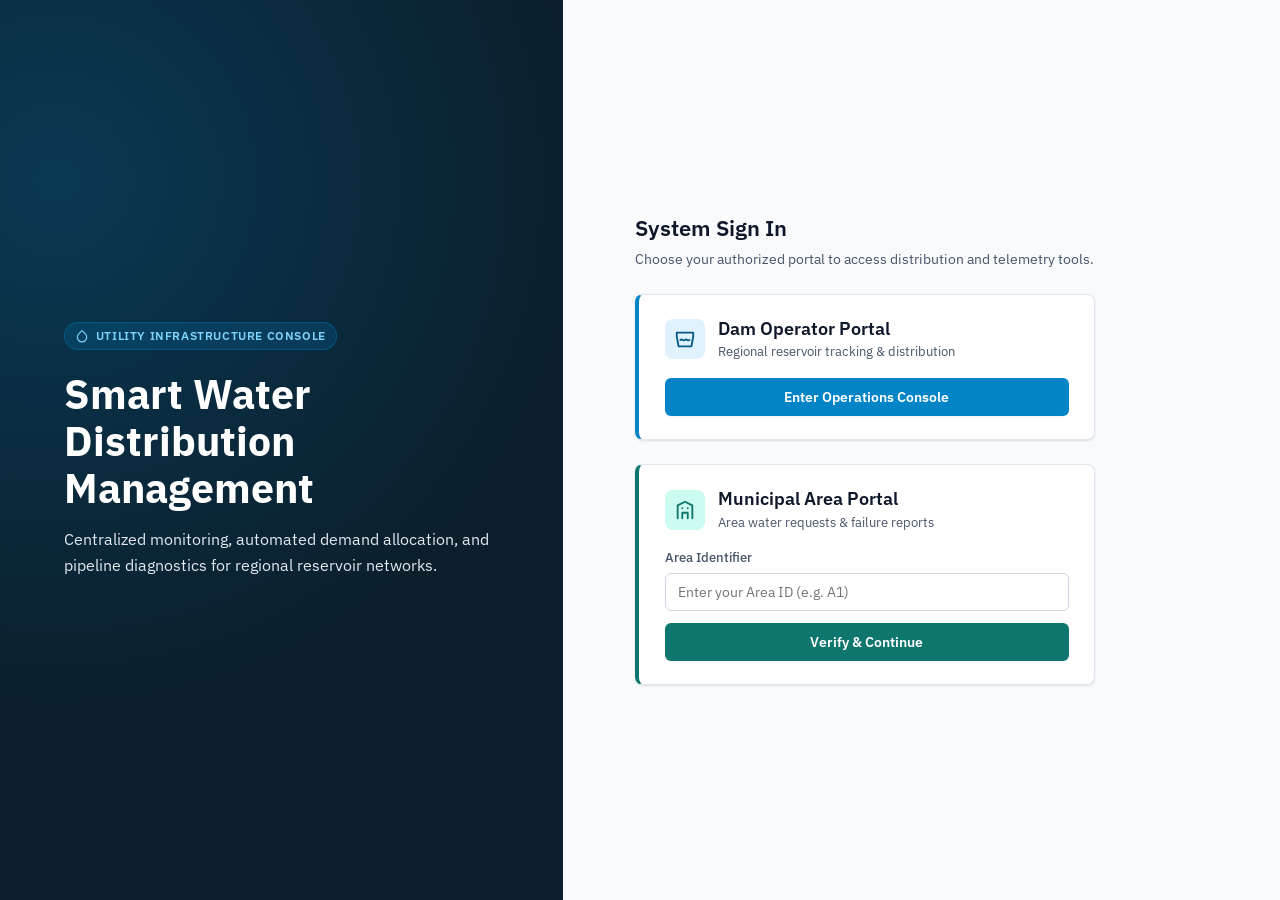
<file: web/index.html>
<!DOCTYPE html>
<html lang="en">
<head>
  <meta charset="utf-8">
  <meta name="viewport" content="width=device-width, initial-scale=1">
  <title>Smart Water Distribution Management</title>
  <meta name="description" content="Centralized monitoring, automated allocation, and municipal dispatch control for regional water infrastructure.">
  <link rel="preconnect" href="https://fonts.googleapis.com">
  <link rel="preconnect" href="https://fonts.gstatic.com" crossorigin>
  <link href="https://fonts.googleapis.com/css2?family=IBM+Plex+Sans:wght@400;500;600;700&display=swap" rel="stylesheet">
  <link rel="stylesheet" href="css/style.css">
</head>
<body>
  <div class="login-layout">
    <!-- Brand / Hero Landmark -->
    <header class="login-hero">
      <div class="login-hero-content">
        <span class="badge-system">
          <svg width="14" height="14" viewBox="0 0 24 24" fill="none" stroke="currentColor" stroke-width="2" stroke-linecap="round" stroke-linejoin="round" aria-hidden="true">
            <path d="M12 2.69l5.66 5.66a8 8 0 1 1-11.31 0z"/>
          </svg>
          Utility Infrastructure Console
        </span>
        <h1>Smart Water Distribution Management</h1>
        <p>Centralized monitoring, automated demand allocation, and pipeline diagnostics for regional reservoir networks.</p>
      </div>
    </header>

    <!-- Main Portal Access Landmark -->
    <main class="login-access">
      <div class="login-access-header">
        <h2>System Sign In</h2>
        <p>Choose your authorized portal to access distribution and telemetry tools.</p>
      </div>

      <!-- Dam Operator Portal -->
      <section class="portal-card" aria-labelledby="dam-title">
        <div class="card-head">
          <div class="card-icon" aria-hidden="true">
            <svg width="22" height="22" viewBox="0 0 24 24" fill="none" stroke="currentColor" stroke-width="2" stroke-linecap="round" stroke-linejoin="round">
              <path d="M3 5h18v4l-2 11H5L3 9z"/>
              <path d="M7 13c2-2 3 2 5 0s3 2 5 0"/>
            </svg>
          </div>
          <div>
            <h3 id="dam-title">Dam Operator Portal</h3>
            <p>Regional reservoir tracking & distribution</p>
          </div>
        </div>
        <a class="btn" href="dam.html" id="dam-signin-btn">Enter Operations Console</a>
      </section>

      <!-- Municipal Area Portal -->
      <section class="portal-card municipal-card" aria-labelledby="muni-title">
        <div class="card-head">
          <div class="card-icon" aria-hidden="true">
            <svg width="22" height="22" viewBox="0 0 24 24" fill="none" stroke="currentColor" stroke-width="2" stroke-linecap="round" stroke-linejoin="round">
              <path d="M4 21V7l8-4 8 4v14"/>
              <path d="M9 21v-6h6v6M9 10h.01M15 10h.01"/>
            </svg>
          </div>
          <div>
            <h3 id="muni-title">Municipal Area Portal</h3>
            <p>Area water requests & failure reports</p>
          </div>
        </div>
        <form id="mf">
          <label for="areaId">
            <span>Area Identifier</span>
            <input type="text" id="areaId" name="areaId" placeholder="Enter your Area ID (e.g. A1)" autocomplete="off" required>
          </label>
          <button class="btn" type="submit" id="muni-submit-btn">Verify & Continue</button>
        </form>
      </section>
    </main>
  </div>

  <div id="toast" role="status" aria-live="polite"></div>

  <script src="js/api.js"></script>
  <script>
    $('#mf').onsubmit = async e => {
      e.preventDefault();
      const id = $('#areaId').value.trim();
      if (!id) return toast('Please enter your Area ID.', true);
      // Check that the area exists, then open its portal
      const area = await run(() => api('/areas/' + encodeURIComponent(id)), null, $('#muni-submit-btn'));
      if (!area) return;
      sessionStorage.setItem('areaId', area.areaId);
      location.href = 'municipal.html';
    };
  </script>
</body>
</html>
</file>
<file: web/css/style.css>
/* ==========================================================================
   Smart Water Distribution Management - Unified Stylesheet
   Coherent, accessible, professional utility dashboard design system
   ========================================================================== */

:root {
  /* --- Typography --- */
  --font-sans: 'IBM Plex Sans', -apple-system, BlinkMacSystemFont, 'Segoe UI', Roboto, Helvetica, Arial, sans-serif;
  --font-mono: 'IBM Plex Mono', ui-monospace, SFMono-Regular, Menlo, Monaco, Consolas, monospace;

  /* --- Neutrals & Surfaces --- */
  --bg-canvas: #f8fafc;
  --bg-surface: #ffffff;
  --bg-subtle: #f1f5f9;
  --bg-muted: #e2e8f0;
  
  /* --- Sidebar / Navy Utility Theme --- */
  --bg-sidebar: #0b1f2c;
  --bg-sidebar-hover: #143246;
  --bg-sidebar-active: #1d435d;
  --text-sidebar: #e2e8f0;
  --text-sidebar-muted: #8ba2b2;
  --text-sidebar-bright: #ffffff;

  /* --- Borders & Dividers --- */
  --border-subtle: #e2e8f0;
  --border-strong: #cbd5e1;
  --border-focus: #0284c7;

  /* --- Text Colors (WCAG AA Compliant contrast on surfaces) --- */
  --text-main: #0f172a;       /* slate-900 */
  --text-muted: #475569;      /* slate-600 */
  --text-subtle: #64748b;     /* slate-500 */
  --text-inverse: #ffffff;

  /* --- Brand / Hydro Colors --- */
  --color-water: #0284c7;        /* sky-600 */
  --color-water-hover: #0369a1;  /* sky-700 */
  --color-water-subtle: #e0f2fe; /* sky-100 */
  --color-water-dark: #075985;   /* sky-800 */
  --color-water-tint: #f0f9ff;

  /* --- Status Colors (High contrast text on background) --- */
  /* WORKING, ALLOCATED, COMPLETED, NORMAL */
  --status-ok-bg: #dcfce7;
  --status-ok-text: #14532d;
  --status-ok-border: #86efac;
  --status-ok-line: #16a34a;

  /* PENDING, HIGH, OPEN, PARTIALLY_ALLOCATED */
  --status-warn-bg: #fef3c7;
  --status-warn-text: #78350f;
  --status-warn-border: #fcd34d;
  --status-warn-line: #d97706;

  /* FAILED, CRITICAL, REJECTED */
  --status-bad-bg: #fee2e2;
  --status-bad-text: #7f1d1d;
  --status-bad-border: #fca5a5;
  --status-bad-line: #dc2626;

  /* --- Elevation & Shadows --- */
  --shadow-xs: 0 1px 2px rgba(15, 23, 42, 0.05);
  --shadow-sm: 0 1px 3px rgba(15, 23, 42, 0.08), 0 1px 2px rgba(15, 23, 42, 0.04);
  --shadow-md: 0 4px 6px -1px rgba(15, 23, 42, 0.08), 0 2px 4px -2px rgba(15, 23, 42, 0.04);
  --shadow-lg: 0 10px 15px -3px rgba(15, 23, 42, 0.08), 0 4px 6px -4px rgba(15, 23, 42, 0.04);
  --shadow-modal: 0 20px 25px -5px rgba(15, 23, 42, 0.25), 0 8px 10px -6px rgba(15, 23, 42, 0.15);

  /* --- Radii --- */
  --radius-xs: 3px;
  --radius-sm: 6px;
  --radius-md: 8px;
  --radius-lg: 12px;
  --radius-full: 9999px;

  /* --- Transitions --- */
  --transition-fast: 150ms cubic-bezier(0.4, 0, 0.2, 1);
  --transition-normal: 200ms cubic-bezier(0.4, 0, 0.2, 1);
}

/* Base Reset & Typography */
*, *::before, *::after {
  box-sizing: border-box;
}

html, body {
  min-height: 100%;
}

body {
  margin: 0;
  font-family: var(--font-sans);
  font-size: 0.9375rem;
  line-height: 1.5;
  background-color: var(--bg-canvas);
  color: var(--text-main);
  -webkit-font-smoothing: antialiased;
}

h1, h2, h3, h4, h5, h6 {
  color: var(--text-main);
  margin: 0;
  font-weight: 600;
  line-height: 1.25;
}

h1 {
  font-size: 1.5rem;
  margin-bottom: 0.5rem;
}

h1.big {
  font-size: 1.75rem;
  margin-bottom: 0.5rem;
}

h2 {
  font-size: 1.05rem;
  margin-bottom: 0.85rem;
}

p {
  margin: 0 0 0.75rem;
}

.muted {
  color: var(--text-muted);
}

.subtle {
  color: var(--text-subtle);
  font-size: 0.85rem;
}

/* Focus Visibility (Accessibility) */
:focus-visible {
  outline: 2px solid var(--border-focus);
  outline-offset: 2px;
}

/* ==========================================================================
   Application Shell & Navigation (dam.html & municipal.html)
   ========================================================================== */

.app {
  display: grid;
  grid-template-columns: 240px 1fr;
  min-height: 100vh;
}

/* Mobile Top Bar (Hidden on desktop) */
.mobile-header {
  display: none;
  background: var(--bg-sidebar);
  color: var(--text-sidebar);
  padding: 0.75rem 1rem;
  align-items: center;
  justify-content: space-between;
  border-bottom: 1px solid rgba(255, 255, 255, 0.08);
  position: sticky;
  top: 0;
  z-index: 50;
}

.mobile-brand {
  font-weight: 600;
  font-size: 1rem;
  color: var(--text-sidebar-bright);
  display: flex;
  align-items: center;
  gap: 0.5rem;
}

.menu-toggle {
  background: none;
  border: 1px solid rgba(255, 255, 255, 0.15);
  border-radius: var(--radius-sm);
  color: var(--text-sidebar);
  padding: 0.4rem 0.6rem;
  font-size: 0.85rem;
  cursor: pointer;
  display: flex;
  align-items: center;
  gap: 0.4rem;
}

.menu-toggle:hover {
  background: var(--bg-sidebar-hover);
  color: var(--text-sidebar-bright);
}

/* Desktop Sidebar */
aside.sidebar {
  background: var(--bg-sidebar);
  color: var(--text-sidebar);
  display: flex;
  flex-direction: column;
  position: sticky;
  top: 0;
  height: 100vh;
  overflow-y: auto;
  border-right: 1px solid rgba(0, 0, 0, 0.1);
  z-index: 40;
}

aside.sidebar .brand {
  padding: 1.35rem 1.25rem 1rem;
  border-bottom: 1px solid rgba(255, 255, 255, 0.07);
}

aside.sidebar .brand h2 {
  font-size: 1.05rem;
  color: var(--text-sidebar-bright);
  display: flex;
  align-items: center;
  gap: 0.5rem;
  margin: 0;
}

aside.sidebar .brand .tagline {
  font-size: 0.75rem;
  color: var(--text-sidebar-muted);
  margin-top: 0.2rem;
  display: block;
}

aside.sidebar nav {
  flex: 1;
  padding: 0.75rem 0.6rem;
}

aside.sidebar .grp {
  font-size: 0.7rem;
  font-weight: 600;
  text-transform: uppercase;
  letter-spacing: 0.06em;
  color: var(--text-sidebar-muted);
  padding: 0.85rem 0.75rem 0.35rem;
}

aside.sidebar button,
aside.sidebar a.nav-item {
  display: flex;
  align-items: center;
  gap: 0.6rem;
  width: 100%;
  text-align: left;
  background: none;
  border: 0;
  border-left: 3px solid transparent;
  border-radius: 0 var(--radius-sm) var(--radius-sm) 0;
  color: var(--text-sidebar);
  padding: 0.55rem 0.75rem;
  font-family: inherit;
  font-size: 0.875rem;
  font-weight: 500;
  cursor: pointer;
  text-decoration: none;
  transition: background-color var(--transition-fast), color var(--transition-fast);
}

aside.sidebar button:hover,
aside.sidebar a.nav-item:hover {
  background: var(--bg-sidebar-hover);
  color: var(--text-sidebar-bright);
}

aside.sidebar button.on {
  border-left-color: var(--color-water);
  background: var(--bg-sidebar-active);
  color: var(--text-sidebar-bright);
  font-weight: 600;
}

aside.sidebar .sidebar-footer {
  padding: 0.85rem 1rem;
  border-top: 1px solid rgba(255, 255, 255, 0.07);
}

aside.sidebar a.out {
  display: inline-flex;
  align-items: center;
  justify-content: center;
  gap: 0.4rem;
  width: 100%;
  padding: 0.5rem 0.75rem;
  font-size: 0.8125rem;
  font-weight: 500;
  color: var(--text-sidebar);
  background: rgba(255, 255, 255, 0.05);
  border: 1px solid rgba(255, 255, 255, 0.1);
  border-radius: var(--radius-sm);
  text-decoration: none;
  transition: background-color var(--transition-fast);
}

aside.sidebar a.out:hover {
  background: rgba(255, 255, 255, 0.1);
  color: var(--text-sidebar-bright);
}

/* Municipal Top Bar Layout */
.municipal-app {
  min-height: 100vh;
  display: flex;
  flex-direction: column;
}

.top-nav {
  background: var(--bg-sidebar);
  color: var(--text-sidebar);
  padding: 0.85rem 1.75rem;
  display: flex;
  align-items: center;
  justify-content: space-between;
  box-shadow: var(--shadow-sm);
  flex-wrap: wrap;
  gap: 1rem;
}

.top-nav .brand-lockup {
  display: flex;
  align-items: center;
  gap: 0.75rem;
}

.top-nav .brand-title {
  font-size: 1.15rem;
  font-weight: 600;
  color: var(--text-sidebar-bright);
}

.top-nav .area-pill {
  background: var(--color-water-dark);
  color: #e0f2fe;
  font-size: 0.8rem;
  font-weight: 600;
  padding: 0.2rem 0.65rem;
  border-radius: var(--radius-full);
  border: 1px solid rgba(255, 255, 255, 0.15);
}

.top-nav .nav-actions {
  display: flex;
  align-items: center;
  gap: 0.75rem;
}

.top-nav a.out {
  font-size: 0.8125rem;
  font-weight: 500;
  color: var(--text-sidebar);
  background: rgba(255, 255, 255, 0.08);
  border: 1px solid rgba(255, 255, 255, 0.15);
  border-radius: var(--radius-sm);
  padding: 0.45rem 0.85rem;
  text-decoration: none;
  transition: background-color var(--transition-fast);
}

.top-nav a.out:hover {
  background: rgba(255, 255, 255, 0.16);
  color: var(--text-sidebar-bright);
}

/* Main Content Area */
main {
  padding: 1.75rem 2rem 3rem;
  min-width: 0;
  background-color: var(--bg-canvas);
}

.page-header {
  margin-bottom: 1.5rem;
}

.page-header h1 {
  margin: 0 0 0.25rem;
}

.page-header p {
  color: var(--text-muted);
  margin: 0;
  font-size: 0.9rem;
}

/* ==========================================================================
   Panels, Cards & Stat Grid
   ========================================================================== */

.panel {
  background: var(--bg-surface);
  border: 1px solid var(--border-subtle);
  border-radius: var(--radius-md);
  padding: 1.25rem 1.4rem;
  margin-bottom: 1.25rem;
  box-shadow: var(--shadow-sm);
}

.panel:last-child {
  margin-bottom: 0;
}

.panel h2 {
  font-size: 1.05rem;
  font-weight: 600;
  color: var(--text-main);
  margin-bottom: 0.9rem;
}

/* Stat Cards */
.cards {
  display: grid;
  grid-template-columns: repeat(auto-fit, minmax(170px, 1fr));
  gap: 0.9rem;
  margin-bottom: 1.25rem;
}

.stat {
  background: var(--bg-surface);
  border: 1px solid var(--border-subtle);
  border-left: 4px solid var(--color-water);
  border-radius: var(--radius-sm);
  padding: 0.85rem 1.1rem;
  box-shadow: var(--shadow-xs);
}

.stat span {
  display: block;
  font-size: 0.75rem;
  font-weight: 600;
  text-transform: uppercase;
  letter-spacing: 0.04em;
  color: var(--text-muted);
  margin-bottom: 0.2rem;
}

.stat b {
  display: block;
  font-size: 1.45rem;
  font-weight: 600;
  color: var(--text-main);
  line-height: 1.2;
}

.stat.bad {
  border-left-color: var(--status-bad-line);
}

.stat.bad b {
  color: var(--status-bad-text);
}

.stat.warn {
  border-left-color: var(--status-warn-line);
}

.stat.warn b {
  color: var(--status-warn-text);
}

.stat.ok {
  border-left-color: var(--status-ok-line);
}

.stat.ok b {
  color: var(--status-ok-text);
}

/* Dashboard Action Banner */
.action-banner {
  background: var(--bg-surface);
  border: 1px solid var(--border-subtle);
  border-left: 4px solid var(--color-water);
  border-radius: var(--radius-md);
  padding: 1.1rem 1.35rem;
  margin-bottom: 1.25rem;
  display: flex;
  align-items: center;
  justify-content: space-between;
  flex-wrap: wrap;
  gap: 1rem;
  box-shadow: var(--shadow-sm);
}

.action-banner-text h2 {
  margin: 0 0 0.2rem;
  font-size: 1.1rem;
}

.action-banner-text p {
  margin: 0;
  color: var(--text-muted);
  font-size: 0.875rem;
}

/* Grid Layouts for Overview */
.row {
  display: grid;
  gap: 1.25rem;
  margin-bottom: 1.25rem;
}

.row > * {
  min-width: 0;
}

.row .panel {
  margin: 0;
}

.r1 {
  grid-template-columns: 1.4fr 1fr 1fr;
}

.r2 {
  grid-template-columns: 1.3fr 1fr 1fr;
}

/* System Alerts */
.alerts-container {
  margin-bottom: 1.25rem;
  display: flex;
  flex-direction: column;
  gap: 0.5rem;
}

.alert {
  padding: 0.75rem 1rem;
  border-radius: var(--radius-sm);
  border-left: 4px solid var(--status-warn-line);
  background: var(--status-warn-bg);
  color: var(--status-warn-text);
  font-size: 0.875rem;
  font-weight: 500;
  display: flex;
  align-items: center;
  gap: 0.6rem;
}

.alert.bad {
  border-left-color: var(--status-bad-line);
  background: var(--status-bad-bg);
  color: var(--status-bad-text);
}

.alert.ok {
  border-left-color: var(--status-ok-line);
  background: var(--status-ok-bg);
  color: var(--status-ok-text);
}

/* Gauge / Progress Bars (Source levels) */
.gb {
  display: flex;
  align-items: center;
  gap: 0.85rem;
  margin-bottom: 0.85rem;
  font-size: 0.875rem;
}

.gb:last-child {
  margin-bottom: 0;
}

.gb .n {
  width: 6.5rem;
  line-height: 1.2;
  font-weight: 500;
  color: var(--text-main);
}

.gb .n small {
  display: block;
  font-size: 0.75rem;
  font-weight: normal;
  color: var(--text-muted);
}

.gb .bar {
  flex: 1;
  height: 12px;
  border-radius: var(--radius-full);
  background: var(--bg-muted);
  overflow: hidden;
}

.gb .bar i {
  display: block;
  height: 100%;
  border-radius: var(--radius-full);
  background: var(--color-water);
  transition: width 0.3s ease;
}

.gb .bar i.ok {
  background: var(--status-ok-line);
}

.gb .bar i.low {
  background: var(--status-bad-line);
}

.gb .bar i.warn {
  background: var(--status-warn-line);
}

.gb em {
  font-style: normal;
  font-weight: 600;
  width: 2.8rem;
  text-align: right;
  color: var(--text-muted);
  font-size: 0.8125rem;
}

/* Mini network list & blob container */
.mc {
  display: grid;
  grid-template-columns: 140px 1fr;
  gap: 0.85rem;
  align-items: center;
}

.al {
  max-height: 250px;
  overflow-y: auto;
  padding-right: 0.35rem;
}

.al div {
  border-left: 3px solid var(--border-subtle);
  padding: 0.25rem 0.5rem;
  margin-bottom: 0.45rem;
  font-size: 0.8125rem;
  color: var(--text-muted);
  line-height: 1.25;
}

.al div.bad {
  border-left-color: var(--status-bad-line);
  color: var(--status-bad-text);
  font-weight: 600;
  background: var(--status-bad-bg);
  border-radius: 0 var(--radius-xs) var(--radius-xs) 0;
}

.al div small {
  display: block;
  font-size: 0.72rem;
  font-weight: normal;
  color: inherit;
  opacity: 0.85;
}

/* Network Overview Container */
.net-card {
  background: var(--bg-subtle);
  border: 1px solid var(--border-subtle);
  border-radius: var(--radius-md);
  padding: 0.65rem;
}

.net-card.big {
  padding: 1rem;
}

/* Map legend & labels */
.lg {
  display: flex;
  flex-wrap: wrap;
  gap: 0.5rem 1.2rem;
  font-size: 0.75rem;
  color: var(--text-muted);
  margin-top: 0.75rem;
}

.lg span {
  display: inline-flex;
  align-items: center;
  gap: 0.35rem;
}

.dot {
  display: inline-block;
  width: 10px;
  height: 10px;
  border-radius: var(--radius-full);
}

.dot.square {
  border-radius: 2px;
}

/* Request Queue List */
.q {
  display: flex;
  justify-content: space-between;
  align-items: center;
  padding: 0.5rem 0;
  border-bottom: 1px solid var(--border-subtle);
  font-size: 0.875rem;
  gap: 0.5rem;
}

.q:last-child {
  border-bottom: 0;
}

.q span.req-info {
  overflow: hidden;
  text-overflow: ellipsis;
  white-space: nowrap;
}

/* Mini stat indicators in panels */
.info {
  background: var(--bg-subtle);
  border: 1px solid var(--border-subtle);
  border-radius: var(--radius-sm);
  padding: 0.6rem 0.85rem;
  font-size: 0.8125rem;
  color: var(--text-muted);
  display: grid;
  grid-template-columns: 1fr 1fr;
  gap: 0.35rem 0.75rem;
  margin-bottom: 0.75rem;
}

.info b {
  color: var(--text-main);
  font-weight: 600;
}

/* Ring / Donut charts */
.ring {
  width: 150px;
  height: 150px;
  border-radius: 50%;
  display: grid;
  place-items: center;
  margin: 0.5rem auto 1rem;
  box-shadow: var(--shadow-sm);
}

.ring i {
  width: 96px;
  height: 96px;
  border-radius: 50%;
  background: var(--bg-surface);
  display: grid;
  place-items: center;
  font-style: normal;
  font-size: 1.35rem;
  font-weight: 700;
  color: var(--text-main);
  box-shadow: inset 0 2px 4px rgba(0, 0, 0, 0.05);
}

.lgd {
  display: grid;
  grid-template-columns: 1fr 1fr;
  gap: 0.4rem 0.75rem;
  font-size: 0.8125rem;
  color: var(--text-muted);
}

.lgd span {
  display: flex;
  align-items: center;
  gap: 0.4rem;
}

/* Flow / Network Health Arcs */
.flow {
  display: flex;
  align-items: center;
  gap: 1.25rem;
  flex-wrap: wrap;
  justify-content: center;
}

.flow svg {
  max-width: 160px;
  height: auto;
}

.flow ul {
  list-style: none;
  margin: 0;
  padding: 0;
  font-size: 0.8125rem;
  color: var(--text-muted);
}

.flow li {
  margin: 0.45rem 0;
  display: flex;
  align-items: center;
  gap: 0.45rem;
}

.flow b {
  color: var(--text-main);
  font-weight: 600;
  margin-left: auto;
}

/* Logs */
ul.log {
  margin: 0;
  padding-left: 1.25rem;
  font-size: 0.875rem;
  color: var(--text-muted);
}

ul.log li {
  margin-bottom: 0.45rem;
  line-height: 1.4;
}

/* ==========================================================================
   Tables & Data Containers
   ========================================================================== */

.wrap {
  overflow-x: auto;
  max-width: 100%;
  -webkit-overflow-scrolling: touch;
  border: 1px solid var(--border-subtle);
  border-radius: var(--radius-sm);
  background: var(--bg-surface);
}

table {
  border-collapse: collapse;
  width: 100%;
  font-size: 0.875rem;
  text-align: left;
}

th, td {
  padding: 0.65rem 0.85rem;
  border-bottom: 1px solid var(--border-subtle);
  white-space: nowrap;
}

/* Wide tables (maintenance, reports) may wrap their text instead of scrolling sideways */
.wrap.wrap-text th,
.wrap.wrap-text td {
  white-space: normal;
}

th {
  font-size: 0.75rem;
  font-weight: 600;
  text-transform: uppercase;
  letter-spacing: 0.05em;
  color: var(--text-muted);
  background: var(--bg-subtle);
  position: sticky;
  top: 0;
}

tbody tr:last-child td {
  border-bottom: 0;
}

tbody tr:hover {
  background-color: #f8fafc;
}

/* Status Badges */
.badge {
  display: inline-flex;
  align-items: center;
  padding: 0.15rem 0.55rem;
  border-radius: var(--radius-xs);
  font-size: 0.75rem;
  font-weight: 600;
  letter-spacing: 0.02em;
  border: 1px solid transparent;
  background: var(--bg-muted);
  color: var(--text-muted);
}

/* Green (Working / Normal) */
.badge.WORKING,
.badge.ALLOCATED,
.badge.COMPLETED,
.badge.NORMAL {
  background: var(--status-ok-bg);
  color: var(--status-ok-text);
  border-color: var(--status-ok-border);
}

/* Amber (Pending / Warning) */
.badge.PENDING,
.badge.HIGH,
.badge.OPEN,
.badge.IN_PROGRESS,
.badge.PARTIALLY_ALLOCATED {
  background: var(--status-warn-bg);
  color: var(--status-warn-text);
  border-color: var(--status-warn-border);
}

/* Red (Failed / Critical) */
.badge.FAILED,
.badge.CRITICAL,
.badge.REJECTED {
  background: var(--status-bad-bg);
  color: var(--status-bad-text);
  border-color: var(--status-bad-border);
}

/* ==========================================================================
   Forms, Controls & Buttons
   ========================================================================== */

form.f {
  display: flex;
  flex-wrap: wrap;
  gap: 0.85rem;
  align-items: flex-end;
}

label {
  display: flex;
  flex-direction: column;
  font-size: 0.8125rem;
  font-weight: 500;
  color: var(--text-muted);
  gap: 0.35rem;
}

label.chk {
  flex-direction: row;
  align-items: center;
  gap: 0.5rem;
  color: var(--text-main);
  padding-bottom: 0.6rem;
  cursor: pointer;
  user-select: none;
}

input, select {
  font-family: inherit;
  font-size: 0.875rem;
  color: var(--text-main);
  padding: 0.5rem 0.75rem;
  border: 1px solid var(--border-strong);
  border-radius: var(--radius-sm);
  background: var(--bg-surface);
  min-width: 140px;
  height: 38px;
  transition: border-color var(--transition-fast), box-shadow var(--transition-fast);
}

input:focus, select:focus {
  border-color: var(--border-focus);
  outline: none;
  box-shadow: 0 0 0 3px rgba(2, 132, 199, 0.15);
}

input[type="checkbox"] {
  min-width: 0;
  width: 1.1rem;
  height: 1.1rem;
  accent-color: var(--color-water);
  cursor: pointer;
}

/* Primary Action Buttons */
button.b, .btn {
  font-family: inherit;
  font-size: 0.875rem;
  font-weight: 600;
  background: var(--color-water);
  color: var(--text-inverse);
  border: 0;
  border-radius: var(--radius-sm);
  padding: 0.55rem 1.15rem;
  min-height: 38px;
  display: inline-flex;
  align-items: center;
  justify-content: center;
  gap: 0.45rem;
  cursor: pointer;
  text-decoration: none;
  box-shadow: var(--shadow-xs);
  transition: background-color var(--transition-fast), transform var(--transition-fast);
}

button.b:hover, .btn:hover {
  background: var(--color-water-hover);
}

button.b:active, .btn:active {
  transform: translateY(1px);
}

button.b.alt {
  background: var(--bg-surface);
  color: var(--text-main);
  border: 1px solid var(--border-strong);
  box-shadow: none;
}

button.b.alt:hover {
  background: var(--bg-subtle);
}

button.b.big {
  padding: 0.75rem 1.6rem;
  font-size: 0.95rem;
  background: var(--color-water-dark);
}

button.b.big:hover {
  background: #034b73;
}

/* Compact Table Row Buttons */
button.sm {
  font-family: inherit;
  font-size: 0.8125rem;
  font-weight: 500;
  padding: 0.25rem 0.65rem;
  margin-right: 0.35rem;
  border: 1px solid var(--border-strong);
  background: var(--bg-surface);
  color: var(--text-main);
  border-radius: var(--radius-xs);
  cursor: pointer;
  transition: all var(--transition-fast);
}

button.sm:hover {
  background: var(--bg-subtle);
  border-color: var(--color-water);
  color: var(--color-water);
}

button.sm[data-a="fail"]:hover {
  border-color: var(--status-bad-line);
  color: var(--status-bad-line);
}

button.sm[data-a="remove"]:hover {
  border-color: var(--status-bad-line);
  background: var(--status-bad-bg);
  color: var(--status-bad-text);
}

/* Button Loading & Disabled State */
button[disabled], .btn[disabled] {
  opacity: 0.65;
  cursor: not-allowed;
  pointer-events: none;
}

button.is-busy {
  position: relative;
  color: transparent !important;
}

button.is-busy::after {
  content: "";
  position: absolute;
  width: 16px;
  height: 16px;
  border: 2px solid rgba(255, 255, 255, 0.4);
  border-top-color: #ffffff;
  border-radius: 50%;
  animation: spin 0.6s linear infinite;
}

button.alt.is-busy::after {
  border-color: rgba(15, 23, 42, 0.2);
  border-top-color: var(--text-main);
}

@keyframes spin {
  to { transform: rotate(360deg); }
}

/* Empty State */
.empty-state {
  text-align: center;
  padding: 2.25rem 1rem;
  color: var(--text-muted);
}

.empty-state svg {
  width: 36px;
  height: 36px;
  margin-bottom: 0.5rem;
  color: var(--border-strong);
}

.empty-state p {
  margin: 0;
  font-size: 0.875rem;
}

/* ==========================================================================
   Loading Skeletons
   ========================================================================== */

.skeleton {
  background: linear-gradient(90deg, #f1f5f9 25%, #e2e8f0 50%, #f1f5f9 75%);
  background-size: 200% 100%;
  animation: shimmer 1.5s infinite;
  border-radius: var(--radius-xs);
}

@keyframes shimmer {
  0% { background-position: 200% 0; }
  100% { background-position: -200% 0; }
}

.skeleton-text {
  height: 0.875rem;
  margin-bottom: 0.5rem;
  width: 80%;
}

.skeleton-stat {
  height: 72px;
  border-radius: var(--radius-sm);
}

.skeleton-table-row {
  height: 40px;
  margin-bottom: 0.4rem;
}

/* ==========================================================================
   Toast Notifications (Accessible role="status" / aria-live)
   ========================================================================== */

#toast {
  position: fixed;
  right: 1.25rem;
  bottom: 1.25rem;
  background: var(--text-main);
  color: var(--text-inverse);
  padding: 0.85rem 1.25rem;
  border-radius: var(--radius-md);
  box-shadow: var(--shadow-lg);
  font-size: 0.875rem;
  font-weight: 500;
  opacity: 0;
  transform: translateY(8px);
  pointer-events: none;
  transition: opacity var(--transition-normal), transform var(--transition-normal);
  max-width: 380px;
  z-index: 1000;
  display: flex;
  align-items: center;
  gap: 0.65rem;
  border-left: 4px solid var(--color-water);
}

#toast.show {
  opacity: 1;
  transform: translateY(0);
  pointer-events: auto;
}

#toast.bad {
  background: #1e1112;
  color: #fde8e8;
  border-left-color: var(--status-bad-line);
}

#toast.bad::before {
  content: "⚠";
  color: var(--status-bad-line);
  font-weight: bold;
}

#toast:not(.bad)::before {
  content: "✓";
  color: var(--status-ok-line);
  font-weight: bold;
}

/* ==========================================================================
   Accessible Modal Dialogs (Replacing native prompt & confirm)
   ========================================================================== */

dialog.app-dialog {
  border: 0;
  padding: 0;
  background: transparent;
  max-width: 480px;
  width: 90%;
  margin: auto;
  border-radius: var(--radius-lg);
  box-shadow: var(--shadow-modal);
}

dialog.app-dialog::backdrop {
  background: rgba(11, 31, 44, 0.6);
  backdrop-filter: blur(2px);
}

.dialog-card {
  background: var(--bg-surface);
  border-radius: var(--radius-lg);
  overflow: hidden;
  border: 1px solid var(--border-subtle);
  display: flex;
  flex-direction: column;
}

.dialog-header {
  padding: 1.2rem 1.4rem;
  border-bottom: 1px solid var(--border-subtle);
  background: var(--bg-subtle);
}

.dialog-header h3 {
  font-size: 1.1rem;
  margin: 0;
}

.dialog-body {
  padding: 1.4rem;
}

.dialog-body p {
  color: var(--text-muted);
  font-size: 0.9rem;
  margin: 0 0 1rem;
}

.dialog-body label {
  width: 100%;
}

.dialog-body input {
  width: 100%;
  box-sizing: border-box;
  margin-top: 0.35rem;
}

.dialog-footer {
  padding: 0.9rem 1.4rem;
  background: var(--bg-subtle);
  border-top: 1px solid var(--border-subtle);
  display: flex;
  justify-content: flex-end;
  gap: 0.75rem;
}

/* Danger Modal Button */
button.b.danger {
  background: var(--status-bad-line);
}

button.b.danger:hover {
  background: #b91c1c;
}

/* ==========================================================================
   SVG Network Map & Charts
   ========================================================================== */

svg.map {
  width: 100%;
  height: auto;
  display: block;
  background: var(--bg-surface);
  border-radius: var(--radius-md);
}

svg.map line.pipe-working {
  stroke: var(--color-water);
  stroke-width: 3;
  stroke-linecap: round;
}

svg.map line.pipe-failed {
  stroke: var(--status-bad-line);
  stroke-width: 3.5;
  stroke-linecap: round;
  stroke-dasharray: 6 5;
}

svg.map text {
  font-family: var(--font-sans);
  font-size: 11px;
  font-weight: 500;
  fill: var(--text-main);
  text-anchor: middle;
  pointer-events: none;
}

svg.ch {
  width: 100%;
  height: auto;
  display: block;
}

svg.ch text {
  font-family: var(--font-sans);
  font-size: 10px;
  fill: var(--text-muted);
}

/* ==========================================================================
   Sign-in / Portal Page (index.html)
   ========================================================================== */

.login-layout {
  display: grid;
  grid-template-columns: minmax(320px, 44%) 1fr;
  min-height: 100vh;
}

.login-hero {
  background: var(--bg-sidebar);
  color: var(--text-sidebar-bright);
  display: flex;
  flex-direction: column;
  justify-content: center;
  padding: 4rem clamp(2rem, 5vw, 4.5rem);
  position: relative;
  overflow: hidden;
}

.login-hero::before {
  content: "";
  position: absolute;
  inset: 0;
  background: radial-gradient(circle at 10% 20%, rgba(2, 132, 199, 0.25) 0%, transparent 60%);
  pointer-events: none;
}

.login-hero-content {
  position: relative;
  z-index: 1;
  max-width: 440px;
}

.login-hero .badge-system {
  display: inline-flex;
  align-items: center;
  gap: 0.4rem;
  background: rgba(2, 132, 199, 0.2);
  color: #7dd3fc;
  border: 1px solid rgba(2, 132, 199, 0.35);
  padding: 0.25rem 0.65rem;
  border-radius: var(--radius-full);
  font-size: 0.75rem;
  font-weight: 600;
  text-transform: uppercase;
  letter-spacing: 0.05em;
  margin-bottom: 1.25rem;
}

.login-hero h1 {
  font-size: clamp(2rem, 3.2vw, 2.75rem);
  font-weight: 700;
  color: #ffffff;
  line-height: 1.15;
  margin: 0 0 1rem;
}

.login-hero p {
  color: var(--text-sidebar);
  font-size: 1rem;
  line-height: 1.6;
  margin: 0;
}

.login-access {
  display: flex;
  flex-direction: column;
  justify-content: center;
  padding: 3rem clamp(1.5rem, 6vw, 4.5rem);
  background: var(--bg-canvas);
  gap: 1.5rem;
}

.login-access-header {
  max-width: 460px;
}

.login-access-header h2 {
  font-size: 1.35rem;
  margin-bottom: 0.35rem;
}

.login-access-header p {
  color: var(--text-muted);
  font-size: 0.9rem;
  margin: 0;
}

.portal-card {
  max-width: 460px;
  width: 100%;
  background: var(--bg-surface);
  border: 1px solid var(--border-subtle);
  border-left: 4px solid var(--color-water);
  border-radius: var(--radius-md);
  padding: 1.4rem 1.6rem;
  box-shadow: var(--shadow-sm);
  transition: transform var(--transition-fast), box-shadow var(--transition-fast);
}

.portal-card:hover, .portal-card:focus-within {
  box-shadow: var(--shadow-md);
  transform: translateY(-2px);
}

.portal-card.municipal-card {
  border-left-color: #0f766e; /* teal tone */
}

.portal-card .card-head {
  display: flex;
  align-items: center;
  gap: 0.85rem;
  margin-bottom: 1rem;
}

.portal-card .card-icon {
  width: 40px;
  height: 40px;
  border-radius: var(--radius-md);
  background: var(--color-water-subtle);
  color: var(--color-water-dark);
  display: grid;
  place-items: center;
  flex-shrink: 0;
}

.portal-card.municipal-card .card-icon {
  background: #ccfbf1;
  color: #0f766e;
}

.portal-card .card-head h3 {
  font-size: 1.15rem;
  margin: 0 0 0.15rem;
}

.portal-card .card-head p {
  font-size: 0.8125rem;
  color: var(--text-muted);
  margin: 0;
}

.portal-card .btn {
  width: 100%;
}

.portal-card.municipal-card .btn {
  background: #0f766e;
}

.portal-card.municipal-card .btn:hover {
  background: #115e59;
}

.portal-card form input[type="text"] {
  width: 100%;
  margin-bottom: 0.75rem;
}

/* ==========================================================================
   Responsive Breakpoints
   ========================================================================== */

@media (max-width: 1024px) {
  .r1, .r2 {
    grid-template-columns: 1fr;
  }
}

@media (max-width: 768px) {
  .app {
    grid-template-columns: 1fr;
  }

  .mobile-header {
    display: flex;
  }

  aside.sidebar {
    position: fixed;
    top: 53px;
    left: 0;
    right: 0;
    bottom: 0;
    height: calc(100vh - 53px);
    display: none;
    border-right: 0;
  }

  aside.sidebar.is-open {
    display: flex;
  }

  main {
    padding: 1.25rem 1rem 2rem;
  }

  .login-layout {
    grid-template-columns: 1fr;
  }

  .login-hero {
    padding: 2.5rem 1.5rem;
  }

  .login-access {
    padding: 2rem 1.5rem 3rem;
  }

  .mc {
    grid-template-columns: 1fr;
  }

  .action-banner {
    flex-direction: column;
    align-items: flex-start;
  }

  .action-banner button {
    width: 100%;
  }

  form.f {
    flex-direction: column;
    align-items: stretch;
  }

  form.f label, form.f input, form.f select, form.f button {
    width: 100%;
  }
}

/* Reduced Motion (Accessibility) */
@media (prefers-reduced-motion: reduce) {
  *, *::before, *::after {
    animation-duration: 0.01ms !important;
    animation-iteration-count: 1 !important;
    transition-duration: 0.01ms !important;
  }

  #toast {
    transition: none !important;
  }

  .portal-card {
    transition: none !important;
    transform: none !important;
  }
}
</file>
